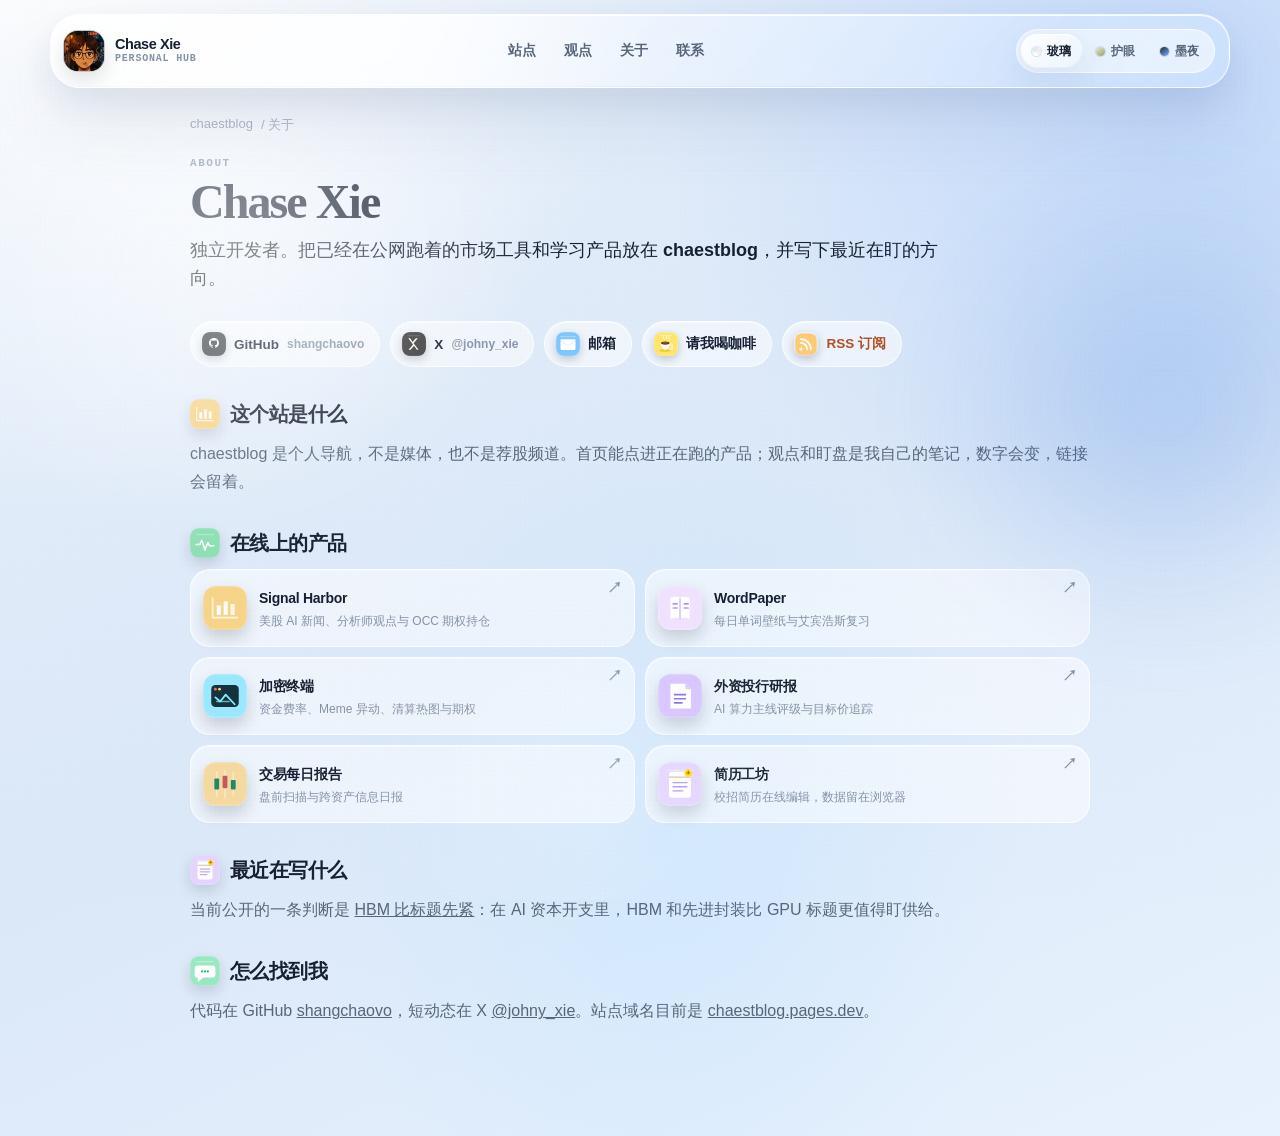
<file: about/index.html>
<!doctype html>
<html lang="zh-CN" data-theme="liquid">
  <head>
    <meta charset="UTF-8" />
    <meta name="viewport" content="width=device-width, initial-scale=1.0" />
    <title>关于 Chase Xie · chaestblog</title>
    <meta name="description" content="Chase Xie 是独立开发者。chaestblog 汇总 Signal Harbor、WordPaper 等已上线的市场工具和学习产品。" />
    <link rel="canonical" href="https://chaestblog.pages.dev/about/" />
    <link rel="alternate" type="application/rss+xml" title="chaestblog RSS" href="https://chaestblog.pages.dev/rss.xml" />
    <meta property="og:type" content="profile" />
    <meta property="og:locale" content="zh_CN" />
    <meta property="og:site_name" content="chaestblog" />
    <meta property="og:url" content="https://chaestblog.pages.dev/about/" />
    <meta property="og:title" content="关于 Chase Xie · chaestblog" />
    <meta property="og:description" content="独立开发者。做市场工具和学习产品，公开站点写在 chaestblog。" />
    <meta property="og:image" content="https://chaestblog.pages.dev/assets/og.jpg" />
    <meta name="twitter:card" content="summary_large_image" />
    <meta name="twitter:site" content="@johny_xie" />
    <meta name="twitter:title" content="关于 Chase Xie · chaestblog" />
    <meta name="twitter:description" content="独立开发者。做市场工具和学习产品，公开站点写在 chaestblog。" />
    <meta name="twitter:image" content="https://chaestblog.pages.dev/assets/og.jpg" />
    <link rel="icon" type="image/svg+xml" href="/assets/favicon.svg" />
    <link rel="stylesheet" href="/css/themes.css?v=20260830a" />
    <link rel="stylesheet" href="/css/styles.css?v=20260830a" />
    <script type="application/ld+json">
      {
        "@context": "https://schema.org",
        "@type": "AboutPage",
        "url": "https://chaestblog.pages.dev/about/",
        "name": "关于 Chase Xie",
        "inLanguage": "zh-CN",
        "mainEntity": {
          "@type": "Person",
          "@id": "https://chaestblog.pages.dev/#person",
          "name": "Chase Xie",
          "url": "https://chaestblog.pages.dev/",
          "image": "https://chaestblog.pages.dev/assets/avatar.jpg",
          "jobTitle": "独立开发者",
          "description": "做市场工具和学习产品，公开 Signal Harbor、WordPaper、加密终端、外资研报、交易日报和校招简历工坊。",
          "email": "mailto:shangchaoxie888@gmail.com",
          "sameAs": [
            "https://github.com/shangchaovo",
            "https://x.com/johny_xie",
            "https://buymeacoffee.com/chasetse"
          ]
        }
      }
    </script>
    <script>
      (function () {
        try {
          var theme = localStorage.getItem("hubTheme");
          if (theme === "liquid" || theme === "eye" || theme === "ink") {
            document.documentElement.dataset.theme = theme;
            return;
          }
          if (window.matchMedia && window.matchMedia("(prefers-color-scheme: dark)").matches) {
            document.documentElement.dataset.theme = "ink";
          }
        } catch (error) {}
      })();
    </script>
  </head>
  <body class="page">
    <div class="atmosphere" aria-hidden="true">
      <span class="blob blob-a"></span>
      <span class="blob blob-b"></span>
      <span class="blob blob-c"></span>
    </div>
    <header class="nav glass">
      <a class="brand" href="/">
        <img class="brand-avatar" src="/assets/avatar.jpg" alt="Chase Xie" width="40" height="40" />
        <span class="brand-copy">
          <strong>Chase Xie</strong>
          <small>Personal Hub</small>
        </span>
      </a>
      <nav class="nav-links" aria-label="页面">
        <a href="/#sites">站点</a>
        <a href="/notes/">观点</a>
        <a href="/about/" aria-current="page">关于</a>
        <a href="/#contact">联系</a>
      </nav>
      <div class="theme-switch" role="radiogroup" aria-label="主题">
        <button class="theme-btn" type="button" data-theme="liquid" aria-pressed="true" title="Liquid Glass"><i class="orb orb-liquid" aria-hidden="true"></i><span>玻璃</span></button>
        <button class="theme-btn" type="button" data-theme="eye" aria-pressed="false" title="护眼"><i class="orb orb-eye" aria-hidden="true"></i><span>护眼</span></button>
        <button class="theme-btn" type="button" data-theme="ink" aria-pressed="false" title="墨夜"><i class="orb orb-ink" aria-hidden="true"></i><span>墨夜</span></button>
      </div>
    </header>
    <main class="page-doc about-doc">
      <p class="crumbs"><a href="/">chaestblog</a> / 关于</p>
      <p class="kicker">About</p>
      <h1>Chase Xie</h1>
      <p class="lede">独立开发者。把已经在公网跑着的市场工具和学习产品放在 chaestblog，并写下最近在盯的方向。</p>
      <div class="identity-links">
        <a class="btn" rel="me noopener" href="https://github.com/shangchaovo" target="_blank"><img class="app-icon" src="/assets/icons/github.svg" alt="" width="22" height="22" />GitHub <span class="identity-handle">shangchaovo</span></a>
        <a class="btn" rel="me noopener" href="https://x.com/johny_xie" target="_blank"><img class="app-icon" src="/assets/icons/x.svg" alt="" width="22" height="22" />X <span class="identity-handle">@johny_xie</span></a>
        <a class="btn" href="mailto:shangchaoxie888@gmail.com"><img class="app-icon" src="/assets/icons/mail.svg" alt="" width="22" height="22" />邮箱</a>
        <a class="btn" href="https://buymeacoffee.com/chasetse" target="_blank" rel="noopener"><img class="app-icon" src="/assets/icons/coffee.svg" alt="" width="22" height="22" />请我喝咖啡</a>
        <a class="btn rss-button" href="/rss/"><img class="app-icon" src="/assets/icons/rss.svg" alt="" width="22" height="22" />RSS 订阅</a>
      </div>
      <div class="prose">
        <h2><img class="section-icon" src="/assets/icons/chart.svg" alt="" width="30" height="30" />这个站是什么</h2>
        <p>chaestblog 是个人导航，不是媒体，也不是荐股频道。首页能点进正在跑的产品；观点和盯盘是我自己的笔记，数字会变，链接会留着。</p>
        <h2><img class="section-icon" src="/assets/icons/pulse.svg" alt="" width="30" height="30" />在线上的产品</h2>
        <ul class="about-projects">
          <li><a class="about-project" href="https://signal-harbor-terminal.signal-harbor.workers.dev/#overview" target="_blank" rel="noopener"><img class="app-icon" src="/assets/icons/chart.svg" alt="" width="44" height="44" /><span><strong>Signal Harbor</strong><small>美股 AI 新闻、分析师观点与 OCC 期权持仓</small></span><span class="about-project-arrow" aria-hidden="true">↗</span></a></li>
          <li><a class="about-project" href="https://wordpaper.pages.dev/" target="_blank" rel="noopener"><img class="app-icon" src="/assets/icons/book.svg" alt="" width="44" height="44" /><span><strong>WordPaper</strong><small>每日单词壁纸与艾宾浩斯复习</small></span><span class="about-project-arrow" aria-hidden="true">↗</span></a></li>
          <li><a class="about-project" href="https://crypto-funding-arbitrage.pages.dev/" target="_blank" rel="noopener"><img class="app-icon" src="/assets/icons/terminal.svg" alt="" width="44" height="44" /><span><strong>加密终端</strong><small>资金费率、Meme 异动、清算热图与期权</small></span><span class="about-project-arrow" aria-hidden="true">↗</span></a></li>
          <li><a class="about-project" href="https://fresearch.cc.cd/" target="_blank" rel="noopener"><img class="app-icon" src="/assets/icons/file.svg" alt="" width="44" height="44" /><span><strong>外资投行研报</strong><small>AI 算力主线评级与目标价追踪</small></span><span class="about-project-arrow" aria-hidden="true">↗</span></a></li>
          <li><a class="about-project" href="https://dailytrade.cc.cd/" target="_blank" rel="noopener"><img class="app-icon" src="/assets/icons/candles.svg" alt="" width="44" height="44" /><span><strong>交易每日报告</strong><small>盘前扫描与跨资产信息日报</small></span><span class="about-project-arrow" aria-hidden="true">↗</span></a></li>
          <li><a class="about-project" href="https://resume-5lv.pages.dev/" target="_blank" rel="noopener"><img class="app-icon" src="/assets/icons/notes.svg" alt="" width="44" height="44" /><span><strong>简历工坊</strong><small>校招简历在线编辑，数据留在浏览器</small></span><span class="about-project-arrow" aria-hidden="true">↗</span></a></li>
        </ul>
        <h2><img class="section-icon" src="/assets/icons/notes.svg" alt="" width="30" height="30" />最近在写什么</h2>
        <p>当前公开的一条判断是 <a href="/notes/hbm-supply/">HBM 比标题先紧</a>：在 AI 资本开支里，HBM 和先进封装比 GPU 标题更值得盯供给。</p>
        <h2><img class="section-icon" src="/assets/icons/chat.svg" alt="" width="30" height="30" />怎么找到我</h2>
        <p>代码在 GitHub <a rel="me" href="https://github.com/shangchaovo">shangchaovo</a>，短动态在 X <a rel="me" href="https://x.com/johny_xie">@johny_xie</a>。站点域名目前是 <a href="https://chaestblog.pages.dev/">chaestblog.pages.dev</a>。</p>
      </div>
    </main>
    <script src="/js/page.js?v=20260830a" type="module"></script>
  </body>
</html>
</file>
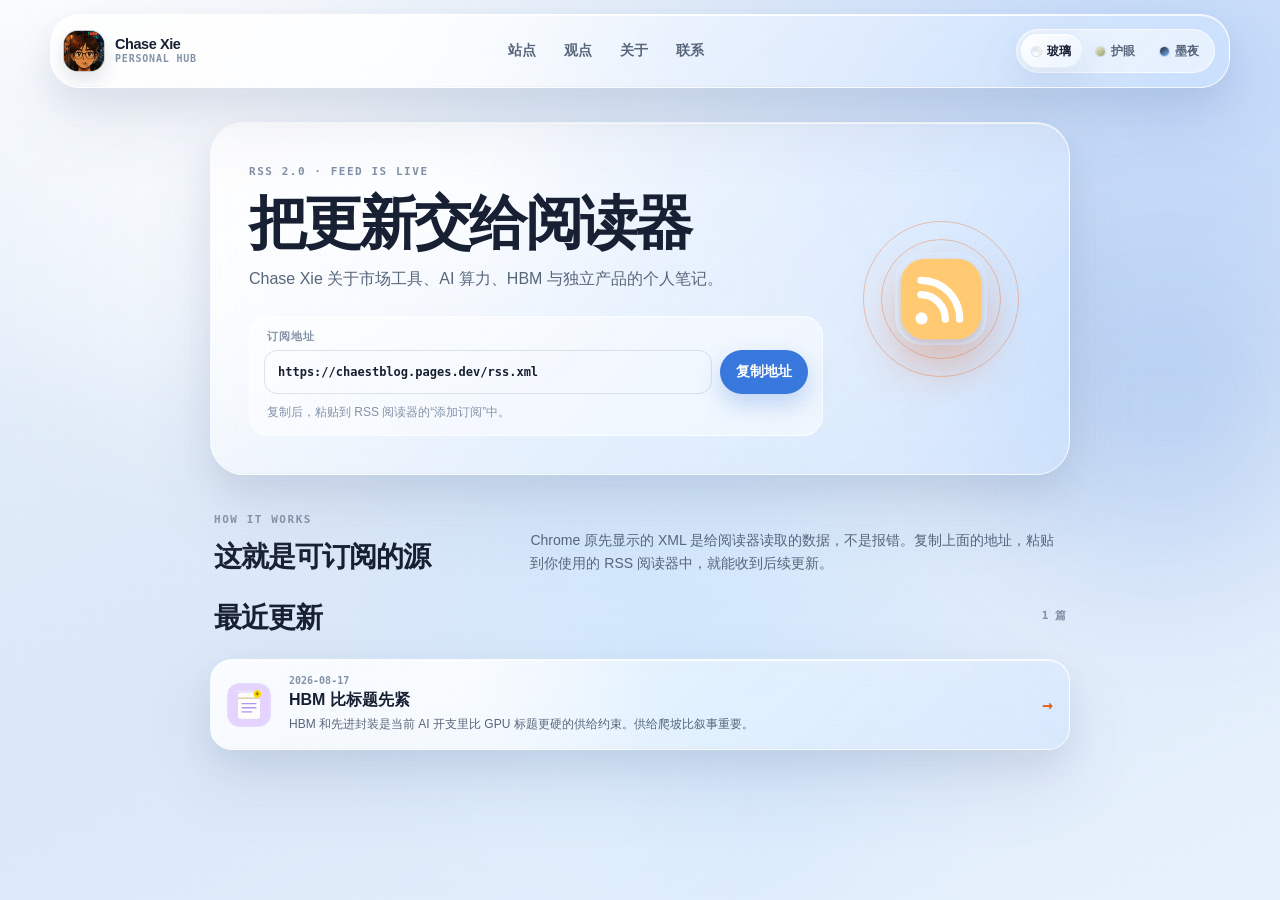
<file: rss/index.html>
<!doctype html>
<html lang="zh-CN" data-theme="liquid">
  <head>
    <meta charset="UTF-8" />
    <meta name="viewport" content="width=device-width, initial-scale=1.0" />
    <title>RSS 订阅 · chaestblog</title>
    <meta name="description" content="订阅 chaestblog 的最新博文。复制 RSS 地址并添加到你常用的阅读器。" />
    <link rel="canonical" href="https://chaestblog.pages.dev/rss/" />
    <link rel="alternate" type="application/rss+xml" title="chaestblog RSS" href="https://chaestblog.pages.dev/rss.xml" />
    <link rel="icon" type="image/svg+xml" href="/assets/favicon.svg" />
    <link rel="stylesheet" href="/css/themes.css?v=20260830a" />
    <link rel="stylesheet" href="/css/styles.css?v=20260830a" />
    <script>
      (function () {
        try {
          var theme = localStorage.getItem("hubTheme");
          if (theme === "liquid" || theme === "eye" || theme === "ink") {
            document.documentElement.dataset.theme = theme;
            return;
          }
          if (window.matchMedia && window.matchMedia("(prefers-color-scheme: dark)").matches) {
            document.documentElement.dataset.theme = "ink";
          }
        } catch (error) {}
      })();
    </script>
  </head>
  <body class="page rss-page">
    <div class="atmosphere" aria-hidden="true">
      <span class="blob blob-a"></span>
      <span class="blob blob-b"></span>
      <span class="blob blob-c"></span>
    </div>
    <header class="nav glass">
      <a class="brand" href="/">
        <img class="brand-avatar" src="/assets/avatar.jpg" alt="Chase Xie" width="40" height="40" />
        <span class="brand-copy"><strong>Chase Xie</strong><small>Personal Hub</small></span>
      </a>
      <nav class="nav-links" aria-label="页面">
        <a href="/#sites">站点</a>
        <a href="/notes/">观点</a>
        <a href="/about/">关于</a>
        <a href="/#contact">联系</a>
      </nav>
      <div class="theme-switch" role="radiogroup" aria-label="主题">
        <button class="theme-btn" type="button" data-theme="liquid" aria-pressed="true" title="Liquid Glass"><i class="orb orb-liquid" aria-hidden="true"></i><span>玻璃</span></button>
        <button class="theme-btn" type="button" data-theme="eye" aria-pressed="false" title="护眼"><i class="orb orb-eye" aria-hidden="true"></i><span>护眼</span></button>
        <button class="theme-btn" type="button" data-theme="ink" aria-pressed="false" title="墨夜"><i class="orb orb-ink" aria-hidden="true"></i><span>墨夜</span></button>
      </div>
    </header>

    <main class="rss-view">
      <section class="rss-hero glass">
        <div class="rss-copy">
          <p class="kicker">RSS 2.0 · Feed is live</p>
          <h1>把更新交给阅读器</h1>
          <p class="lede">Chase Xie 关于市场工具、AI 算力、HBM 与独立产品的个人笔记。</p>
          <div class="rss-address">
            <label for="rssFeedUrl">订阅地址</label>
            <div class="rss-address-row">
              <input id="rssFeedUrl" type="url" readonly value="https://chaestblog.pages.dev/rss.xml" />
              <button class="btn primary" id="copyRssBtn" type="button">复制地址</button>
            </div>
            <p id="rssCopyStatus" aria-live="polite">复制后，粘贴到 RSS 阅读器的“添加订阅”中。</p>
          </div>
        </div>
        <div class="rss-beacon" aria-hidden="true">
          <span class="rss-ring rss-ring-a"></span>
          <span class="rss-ring rss-ring-b"></span>
          <img src="/assets/icons/rss.svg" alt="" width="92" height="92" />
        </div>
      </section>

      <section class="rss-help">
        <div><p class="kicker">How it works</p><h2>这就是可订阅的源</h2></div>
        <p>Chrome 原先显示的 XML 是给阅读器读取的数据，不是报错。复制上面的地址，粘贴到你使用的 RSS 阅读器中，就能收到后续更新。</p>
      </section>

      <section class="rss-entries" aria-labelledby="rssEntriesTitle">
        <div class="rss-section-head"><h2 id="rssEntriesTitle">最近更新</h2><span>1 篇</span></div>
        <a class="rss-entry glass" href="/notes/hbm-supply/">
          <span class="rss-entry-icon"><img src="/assets/icons/notes.svg" alt="" width="42" height="42" /></span>
          <span class="rss-entry-copy">
            <time>2026-08-17</time>
            <strong>HBM 比标题先紧</strong>
            <small>HBM 和先进封装是当前 AI 开支里比 GPU 标题更硬的供给约束。供给爬坡比叙事重要。</small>
          </span>
          <span class="rss-entry-arrow" aria-hidden="true">→</span>
        </a>
      </section>
    </main>
    <script src="/js/page.js?v=20260830a" type="module"></script>
    <script src="/js/rss.js?v=20260830a" type="module"></script>
  </body>
</html>
</file>
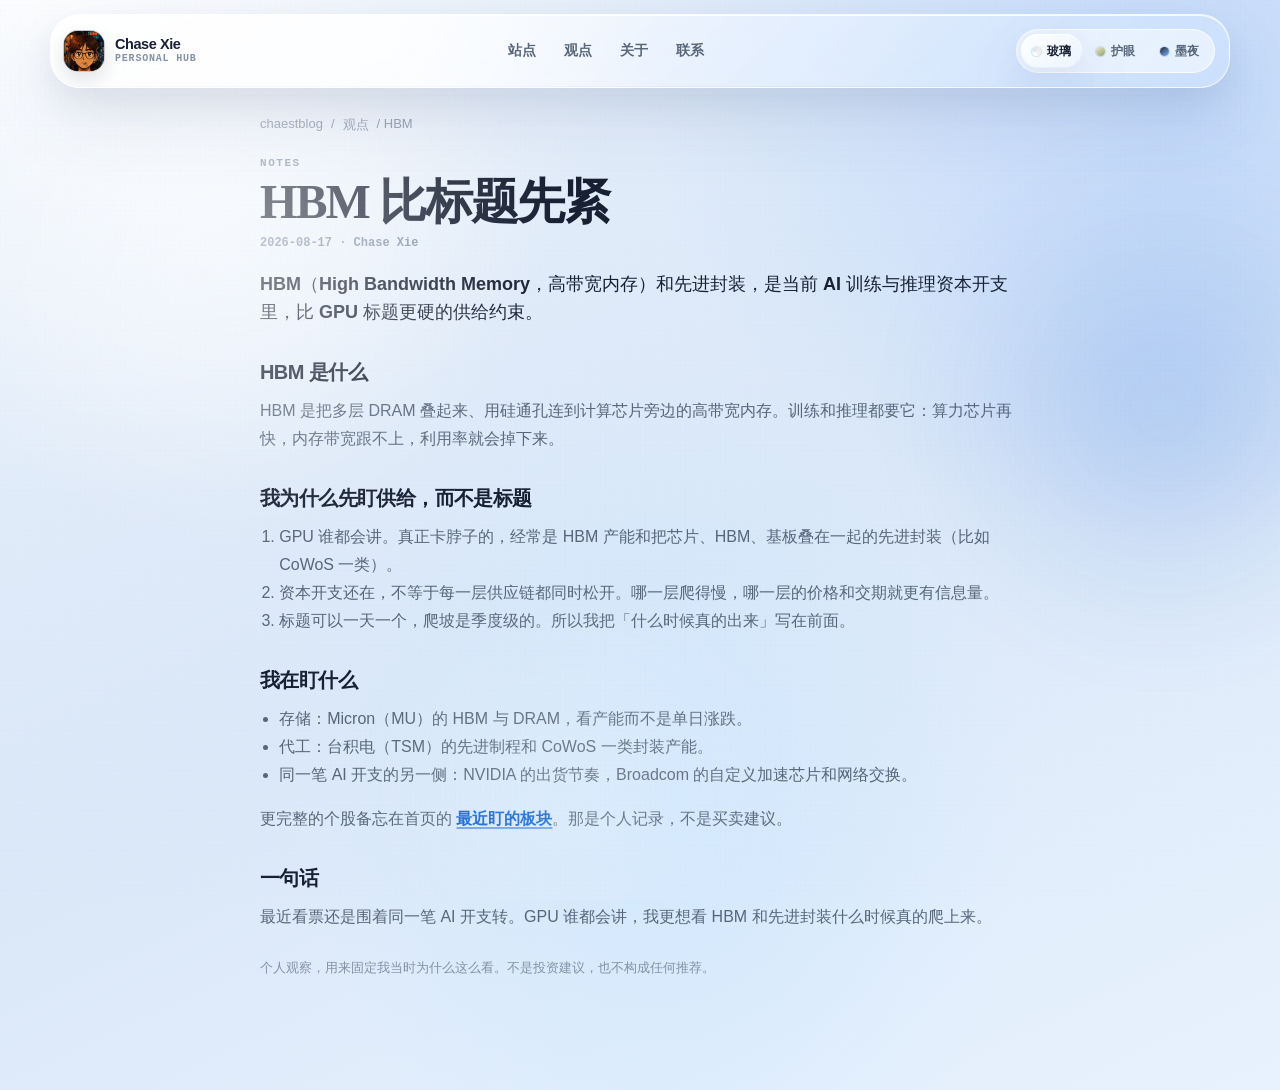
<file: notes/hbm-supply/index.html>
<!doctype html>
<html lang="zh-CN" data-theme="liquid">
  <head>
    <meta charset="UTF-8" />
    <meta name="viewport" content="width=device-width, initial-scale=1.0" />
    <title>HBM 比标题先紧 · Chase Xie</title>
    <meta name="description" content="HBM（High Bandwidth Memory）和先进封装，是当前 AI 训练与推理资本开支里比 GPU 标题更硬的供给约束。这篇写我为什么这么看、在盯什么。" />
    <link rel="canonical" href="https://chaestblog.pages.dev/notes/hbm-supply/" />
    <link rel="alternate" type="application/rss+xml" title="chaestblog RSS" href="https://chaestblog.pages.dev/rss.xml" />
    <meta property="og:type" content="article" />
    <meta property="og:locale" content="zh_CN" />
    <meta property="og:site_name" content="chaestblog" />
    <meta property="og:url" content="https://chaestblog.pages.dev/notes/hbm-supply/" />
    <meta property="og:title" content="HBM 比标题先紧 · Chase Xie" />
    <meta property="og:description" content="HBM 和先进封装是当前 AI 开支里比 GPU 标题更硬的约束。供给爬坡比叙事重要。" />
    <meta property="og:image" content="https://chaestblog.pages.dev/assets/og.jpg" />
    <meta property="article:published_time" content="2026-08-17T00:00:00.000Z" />
    <meta property="article:author" content="Chase Xie" />
    <meta name="twitter:card" content="summary_large_image" />
    <meta name="twitter:site" content="@johny_xie" />
    <meta name="twitter:title" content="HBM 比标题先紧 · Chase Xie" />
    <meta name="twitter:description" content="HBM 和先进封装是当前 AI 开支里比 GPU 标题更硬的约束。供给爬坡比叙事重要。" />
    <meta name="twitter:image" content="https://chaestblog.pages.dev/assets/og.jpg" />
    <link rel="icon" type="image/svg+xml" href="/assets/favicon.svg" />
    <link rel="stylesheet" href="/css/themes.css?v=20260830a" />
    <link rel="stylesheet" href="/css/styles.css?v=20260830a" />
    <script type="application/ld+json">
      {
        "@context": "https://schema.org",
        "@type": "Article",
        "headline": "HBM 比标题先紧",
        "description": "HBM 和先进封装是当前 AI 开支里比 GPU 标题更硬的供给约束。",
        "inLanguage": "zh-CN",
        "datePublished": "2026-08-17",
        "dateModified": "2026-08-17",
        "mainEntityOfPage": "https://chaestblog.pages.dev/notes/hbm-supply/",
        "image": "https://chaestblog.pages.dev/assets/og.jpg",
        "author": {
          "@type": "Person",
          "@id": "https://chaestblog.pages.dev/#person",
          "name": "Chase Xie",
          "url": "https://chaestblog.pages.dev/"
        },
        "publisher": {
          "@type": "Person",
          "@id": "https://chaestblog.pages.dev/#person",
          "name": "Chase Xie"
        }
      }
    </script>
    <script>
      (function () {
        try {
          var theme = localStorage.getItem("hubTheme");
          if (theme === "liquid" || theme === "eye" || theme === "ink") {
            document.documentElement.dataset.theme = theme;
            return;
          }
          if (window.matchMedia && window.matchMedia("(prefers-color-scheme: dark)").matches) {
            document.documentElement.dataset.theme = "ink";
          }
        } catch (error) {}
      })();
    </script>
  </head>
  <body class="page article-page">
    <div class="atmosphere" aria-hidden="true">
      <span class="blob blob-a"></span>
      <span class="blob blob-b"></span>
      <span class="blob blob-c"></span>
    </div>
    <header class="nav glass">
      <a class="brand" href="/">
        <img class="brand-avatar" src="/assets/avatar.jpg" alt="Chase Xie" width="40" height="40" />
        <span class="brand-copy">
          <strong>Chase Xie</strong>
          <small>Personal Hub</small>
        </span>
      </a>
      <nav class="nav-links" aria-label="页面">
        <a href="/#sites">站点</a>
        <a href="/notes/">观点</a>
        <a href="/about/">关于</a>
        <a href="/#contact">联系</a>
      </nav>
      <div class="theme-switch" role="radiogroup" aria-label="主题">
        <button class="theme-btn" type="button" data-theme="liquid" aria-pressed="true" title="Liquid Glass"><i class="orb orb-liquid" aria-hidden="true"></i><span>玻璃</span></button>
        <button class="theme-btn" type="button" data-theme="eye" aria-pressed="false" title="护眼"><i class="orb orb-eye" aria-hidden="true"></i><span>护眼</span></button>
        <button class="theme-btn" type="button" data-theme="ink" aria-pressed="false" title="墨夜"><i class="orb orb-ink" aria-hidden="true"></i><span>墨夜</span></button>
      </div>
    </header>
    <main class="page-doc">
      <p class="crumbs"><a href="/">chaestblog</a> / <a href="/notes/">观点</a> / HBM</p>
      <p class="kicker">Notes</p>
      <h1>HBM 比标题先紧</h1>
      <p class="updated">2026-08-17 · Chase Xie</p>
      <p class="lede">HBM（High Bandwidth Memory，高带宽内存）和先进封装，是当前 AI 训练与推理资本开支里，比 GPU 标题更硬的供给约束。</p>
      <div class="prose">
        <h2>HBM 是什么</h2>
        <p>HBM 是把多层 DRAM 叠起来、用硅通孔连到计算芯片旁边的高带宽内存。训练和推理都要它：算力芯片再快，内存带宽跟不上，利用率就会掉下来。</p>
        <h2>我为什么先盯供给，而不是标题</h2>
        <ol>
          <li>GPU 谁都会讲。真正卡脖子的，经常是 HBM 产能和把芯片、HBM、基板叠在一起的先进封装（比如 CoWoS 一类）。</li>
          <li>资本开支还在，不等于每一层供应链都同时松开。哪一层爬得慢，哪一层的价格和交期就更有信息量。</li>
          <li>标题可以一天一个，爬坡是季度级的。所以我把「什么时候真的出来」写在前面。</li>
        </ol>
        <h2>我在盯什么</h2>
        <ul>
          <li>存储：Micron（MU）的 HBM 与 DRAM，看产能而不是单日涨跌。</li>
          <li>代工：台积电（TSM）的先进制程和 CoWoS 一类封装产能。</li>
          <li>同一笔 AI 开支的另一侧：NVIDIA 的出货节奏，Broadcom 的自定义加速芯片和网络交换。</li>
        </ul>
        <p>更完整的个股备忘在首页的 <a href="/#watch">最近盯的板块</a>。那是个人记录，不是买卖建议。</p>
        <h2>一句话</h2>
        <p>最近看票还是围着同一笔 AI 开支转。GPU 谁都会讲，我更想看 HBM 和先进封装什么时候真的爬上来。</p>
      </div>
      <p class="disclaimer">个人观察，用来固定我当时为什么这么看。不是投资建议，也不构成任何推荐。</p>
    </main>
    <script src="/js/page.js?v=20260830a" type="module"></script>
  </body>
</html>
</file>
<file: css/themes.css>
:root {
  --font: -apple-system, BlinkMacSystemFont, "SF Pro Text", "PingFang SC", "Hiragino Sans GB", "Noto Sans CJK SC", sans-serif;
  --font-display: "Iowan Old Style", "Palatino Linotype", "Songti SC", "STSong", "Noto Serif CJK SC", Georgia, serif;
  --font-mono: "SFMono-Regular", "SF Mono", ui-monospace, Menlo, monospace;
  --radius: 32px;
  --radius-sm: 18px;
  --nav-h: 74px;
  --dock-h: 88px;
  --glass-x: 28%;
  --glass-y: 16%;
  --tint: #5b7fd6;
}

:root[data-theme="liquid"] {
  color-scheme: light;
  --bg-0: #e7f0fb;
  --bg-1: #dbe8f8;
  --ink: #182133;
  --sub: #58667b;
  --muted: #8492a7;
  --accent: #3978dc;
  --article-link: #1265d6;
  --accent-ink: #fff;
  --line: rgba(255, 255, 255, 0.74);
  --line-strong: rgba(43, 70, 110, 0.14);
  --glass-fill: linear-gradient(135deg, rgba(255, 255, 255, 0.77) 0%, rgba(255, 255, 255, 0.42) 46%, rgba(219, 233, 252, 0.46) 100%);
  --glass-thick: linear-gradient(135deg, rgba(255, 255, 255, 0.94), rgba(235, 244, 255, 0.65));
  --glass-shadow:
    inset 0 1px 0 rgba(255, 255, 255, 0.96),
    inset 0 -1px 0 rgba(40, 56, 78, 0.04),
    0 14px 32px rgba(56, 83, 123, 0.09),
    0 32px 74px rgba(56, 83, 123, 0.1);
  --good: #1f8a66;
  --warn: #c47b24;
  --danger: #c45b5b;
  --chip: rgba(255, 255, 255, 0.52);
  --grain: rgba(67, 98, 142, 0.025);
}

:root[data-theme="eye"] {
  color-scheme: light;
  --bg-0: #ece6d2;
  --bg-1: #e3ecd6;
  --ink: #333c2c;
  --sub: #5f6a4e;
  --muted: #7f896c;
  --accent: #53673a;
  --article-link: #2166b2;
  --accent-ink: #f7f3e4;
  --line: rgba(255, 250, 230, 0.74);
  --line-strong: rgba(72, 84, 52, 0.16);
  --glass-fill: linear-gradient(155deg, rgba(255, 251, 236, 0.78), rgba(232, 237, 210, 0.52));
  --glass-thick: linear-gradient(155deg, rgba(255, 252, 240, 0.92), rgba(236, 240, 214, 0.72));
  --glass-shadow:
    inset 0 1px 0 rgba(255, 255, 244, 0.92),
    0 12px 30px rgba(70, 82, 48, 0.08);
  --good: #456434;
  --warn: #9a6a28;
  --danger: #a85a48;
  --chip: rgba(255, 250, 232, 0.72);
  --grain: rgba(70, 82, 48, 0.04);
}

:root[data-theme="ink"] {
  color-scheme: dark;
  --bg-0: #090d14;
  --bg-1: #121925;
  --ink: #eef3fb;
  --sub: #9aa8bc;
  --muted: #748196;
  --accent: #7cb4ff;
  --article-link: #78b2ff;
  --accent-ink: #0b1018;
  --line: rgba(255, 255, 255, 0.14);
  --line-strong: rgba(180, 206, 240, 0.22);
  --glass-fill: linear-gradient(155deg, rgba(38, 52, 74, 0.72), rgba(14, 20, 32, 0.5));
  --glass-thick: linear-gradient(155deg, rgba(54, 72, 98, 0.8), rgba(20, 28, 42, 0.72));
  --glass-shadow:
    inset 0 1px 0 rgba(255, 255, 255, 0.14),
    0 18px 48px rgba(0, 0, 0, 0.38);
  --good: #6dcea0;
  --warn: #e0b05a;
  --danger: #ef8b8b;
  --chip: rgba(255, 255, 255, 0.07);
  --grain: rgba(255, 255, 255, 0.03);
}

[data-tint="violet"] { --tint: #6f63e8; }
[data-tint="cyan"] { --tint: #1f9bb8; }
[data-tint="amber"] { --tint: #c4842a; }
[data-tint="rose"] { --tint: #c45d70; }
[data-tint="gold"] { --tint: #b7922a; }
[data-tint="blue"] { --tint: #2b6fd6; }
[data-tint="green"] { --tint: #248b62; }

:root[data-theme="ink"] [data-tint="violet"] { --tint: #a8a0ff; }
:root[data-theme="ink"] [data-tint="cyan"] { --tint: #6ed5ea; }
:root[data-theme="ink"] [data-tint="amber"] { --tint: #e2b05c; }
:root[data-theme="ink"] [data-tint="rose"] { --tint: #f0a0ae; }
:root[data-theme="ink"] [data-tint="gold"] { --tint: #e6c66a; }
:root[data-theme="ink"] [data-tint="green"] { --tint: #71d6a5; }

html, body { min-height: 100%; }

body {
  margin: 0;
  color: var(--ink);
  font-family: var(--font);
  background:
    radial-gradient(ellipse at 6% -4%, rgba(255, 255, 255, 0.92), transparent 34%),
    radial-gradient(ellipse at 92% 8%, rgba(130, 178, 255, 0.3), transparent 32%),
    radial-gradient(ellipse at 52% 74%, rgba(202, 230, 255, 0.65), transparent 38%),
    linear-gradient(155deg, var(--bg-0), var(--bg-1) 52%, #e8f2fe);
}

body::after {
  content: "";
  position: fixed;
  inset: 0;
  z-index: 0;
  pointer-events: none;
  opacity: 0.32;
  background-image:
    linear-gradient(var(--grain) 1px, transparent 1px),
    linear-gradient(90deg, var(--grain) 1px, transparent 1px);
  background-size: 5px 5px;
}

.atmosphere {
  position: fixed;
  inset: 0;
  z-index: 0;
  overflow: hidden;
  pointer-events: none;
}

.blob {
  position: absolute;
  border-radius: 50%;
  filter: blur(52px);
  opacity: 0.65;
}

.blob-a {
  top: -8%;
  left: -6%;
  width: 48vw;
  height: 48vw;
  background: radial-gradient(circle, rgba(255, 255, 255, 0.92), transparent 68%);
}

.blob-b {
  top: 18%;
  right: -10%;
  width: 38vw;
  height: 38vw;
  background: radial-gradient(circle, color-mix(in srgb, var(--accent) 38%, transparent), transparent 70%);
}

.blob-c {
  bottom: -12%;
  left: 28%;
  width: 34vw;
  height: 34vw;
  background: radial-gradient(circle, rgba(255, 255, 255, 0.35), transparent 68%);
}

:root[data-theme="ink"] .blob-a {
  background: radial-gradient(circle, rgba(90, 140, 210, 0.22), transparent 68%);
}

@media (prefers-reduced-transparency: reduce) {
  :root {
    --glass-fill: var(--bg-0);
    --glass-thick: var(--bg-0);
  }
  .glass {
    backdrop-filter: none !important;
    -webkit-backdrop-filter: none !important;
  }
  .blob { display: none; }
}

@media (prefers-reduced-motion: reduce) {
  .blob { filter: none; }
}
</file>
<file: css/styles.css>
*, *::before, *::after { box-sizing: border-box; }
html { scroll-behavior: smooth; }
img { max-width: 100%; }
a { color: inherit; }
button, input, textarea, select { font: inherit; color: inherit; }
:focus-visible { outline: 2px solid var(--accent); outline-offset: 3px; }

.sprite {
  position: absolute;
  width: 0;
  height: 0;
  overflow: hidden;
}

.ic {
  width: 18px;
  height: 18px;
  flex: 0 0 auto;
  fill: none;
  stroke: currentColor;
  stroke-width: 1.75;
  stroke-linecap: round;
  stroke-linejoin: round;
}
.ic-lg { width: 26px; height: 26px; stroke-width: 1.6; }
.ic-fill { fill: currentColor; stroke: none; }

.app-icon {
  display: block;
  width: 40px;
  height: 40px;
  border-radius: 12px;
  object-fit: cover;
  flex: 0 0 auto;
  box-shadow: 0 8px 16px rgba(20, 28, 44, 0.18);
}

.sr-only {
  position: absolute;
  width: 1px;
  height: 1px;
  overflow: hidden;
  clip: rect(0 0 0 0);
}

body {
  position: relative;
  z-index: 1;
  padding-bottom: calc(var(--dock-h) + 36px);
}

.wrap {
  width: min(1180px, calc(100% - 36px));
  margin: 0 auto;
}

.glass {
  position: relative;
  isolation: isolate;
  overflow: hidden;
  border: 1px solid var(--line);
  background: var(--glass-fill);
  box-shadow: var(--glass-shadow);
  -webkit-backdrop-filter: blur(30px) saturate(1.28);
  backdrop-filter: blur(30px) saturate(1.28);
  transition: border-color .25s ease, box-shadow .25s ease, transform .25s ease;
}

.glass::before {
  content: "";
  position: absolute;
  inset: 0;
  pointer-events: none;
  background:
    radial-gradient(circle at var(--glass-x) var(--glass-y), rgba(255, 255, 255, 0.68), transparent 33%),
    linear-gradient(135deg, rgba(255, 255, 255, 0.52), transparent 33% 68%, rgba(192, 220, 255, 0.2));
}

:root[data-theme="ink"] .glass::before {
  background:
    radial-gradient(circle at var(--glass-x) var(--glass-y), rgba(180, 210, 255, 0.14), transparent 36%),
    linear-gradient(145deg, rgba(255, 255, 255, 0.08), transparent 42%);
}

.glass::after {
  content: "";
  position: absolute;
  inset: 0;
  pointer-events: none;
  border-radius: inherit;
  padding: 1px;
  background: linear-gradient(160deg, rgba(255, 255, 255, 0.85), transparent 28% 62%, rgba(255, 255, 255, 0.18));
  -webkit-mask: linear-gradient(#000 0 0) content-box, linear-gradient(#000 0 0);
  -webkit-mask-composite: xor;
  mask: linear-gradient(#000 0 0) content-box, linear-gradient(#000 0 0);
  mask-composite: exclude;
  opacity: 0.7;
}

.glass > * { position: relative; z-index: 1; }

.nav {
  position: sticky;
  top: 14px;
  z-index: 30;
  display: flex;
  align-items: center;
  gap: 18px;
  width: min(1180px, calc(100% - 28px));
  min-height: var(--nav-h);
  margin: 14px auto 0;
  padding: 10px 14px 10px 12px;
  border-radius: 30px;
}

.brand {
  display: flex;
  align-items: center;
  gap: 10px;
  min-width: 0;
  text-decoration: none;
}

.brand-copy {
  display: grid;
  line-height: 1.05;
}

.brand-copy strong {
  font-size: 14.5px;
  font-weight: 720;
  letter-spacing: -0.03em;
}

.brand-copy small {
  color: var(--muted);
  font: 650 10px/1.3 var(--font-mono);
  letter-spacing: 0.08em;
  text-transform: uppercase;
}

.brand-avatar,
.hero-avatar {
  display: block;
  object-fit: cover;
  background: #1b2430;
}

.brand-avatar {
  width: 42px;
  height: 42px;
  border: 1px solid var(--line);
  border-radius: 15px;
  box-shadow: 0 8px 18px rgba(20, 32, 48, 0.12);
}

.nav-links {
  display: flex;
  flex: 1;
  justify-content: center;
  gap: 4px;
}

.nav-links a {
  display: inline-flex;
  align-items: center;
  gap: 7px;
  padding: 8px 12px;
  border-radius: 999px;
  color: var(--sub);
  text-decoration: none;
  font-size: 13.5px;
  font-weight: 620;
}

.nav-links a:hover,
.nav-links a:focus-visible {
  color: var(--ink);
  background: var(--chip);
}

.admin-entry {
  display: inline-flex;
  align-items: center;
  gap: 6px;
  min-height: 34px;
  padding: 0 11px;
  border: 1px solid var(--line);
  border-radius: 999px;
  color: var(--sub);
  background: var(--chip);
  cursor: pointer;
  font-size: 12px;
  font-weight: 680;
}
.admin-entry:hover { color: var(--ink); border-color: var(--line-strong); }
.admin-entry.is-active { color: var(--good); border-color: color-mix(in srgb, var(--good) 34%, var(--line)); }

.theme-switch {
  display: flex;
  gap: 3px;
  padding: 4px;
  border: 1px solid var(--line);
  border-radius: 999px;
  background: var(--chip);
}

.theme-btn {
  display: inline-flex;
  align-items: center;
  gap: 6px;
  min-height: 34px;
  padding: 0 11px;
  border: 0;
  border-radius: 999px;
  color: var(--sub);
  background: transparent;
  cursor: pointer;
  font-size: 12px;
  font-weight: 650;
}

.theme-btn[aria-pressed="true"] {
  color: var(--ink);
  background: var(--glass-thick);
  box-shadow: var(--glass-shadow);
}

.orb {
  width: 9px;
  height: 9px;
  border-radius: 50%;
  box-shadow: 0 0 0 1px var(--line-strong);
}

.orb-liquid { background: conic-gradient(from 210deg, #fff, #d7e8f8, #f3e8ef, #e8f3ef, #fff); }
.orb-eye { background: linear-gradient(145deg, #efe7c8, #8ea36a); }
.orb-ink { background: linear-gradient(145deg, #1b2432, #7cb4ff); }

.hero-bento {
  margin-top: 28px;
}

.identity {
  display: flex;
  flex-direction: column;
  gap: 18px;
  min-height: 360px;
  padding: 28px 30px 24px;
  border-radius: var(--radius);
}

.identity-top {
  display: grid;
  grid-template-columns: 148px 1fr;
  gap: 22px;
  align-items: center;
}

.avatar-frame {
  padding: 7px;
  border: 0;
  border-radius: 42px;
  background: var(--glass-thick);
  box-shadow: var(--glass-shadow);
  cursor: pointer;
}

.hero-avatar {
  width: 134px;
  height: 134px;
  border-radius: 34px;
}

.kicker {
  display: inline-flex;
  align-items: center;
  gap: 7px;
  margin: 0 0 8px;
  color: var(--muted);
  font: 700 11px/1 var(--font-mono);
  letter-spacing: 0.14em;
  text-transform: uppercase;
}

.identity h1,
.headline,
.section h2,
.card h3,
.note h3,
.sector h3 {
  letter-spacing: -0.04em;
}

.identity h1 {
  margin: 0;
  font-family: var(--font-display);
  font-size: clamp(40px, 6vw, 64px);
  font-weight: 650;
  line-height: 0.95;
}

.headline {
  margin: 10px 0 0;
  max-width: 18ch;
  color: var(--ink);
  font-size: clamp(20px, 2.4vw, 28px);
  font-weight: 620;
  line-height: 1.25;
}

.lead {
  max-width: 46ch;
  margin: 0;
  color: var(--sub);
  font-size: 16px;
  line-height: 1.7;
}

.now {
  display: flex;
  align-items: center;
  flex-wrap: wrap;
  gap: 8px 12px;
  margin: 0;
  padding: 10px 14px;
  border: 1px solid var(--line);
  border-radius: 16px;
  background: var(--chip);
}
.now-kicker {
  color: var(--muted);
  font: 700 11px/1 var(--font-mono);
  letter-spacing: 0.12em;
  text-transform: uppercase;
}
.now-text {
  flex: 1;
  min-width: 12ch;
  font-weight: 620;
}
.now .btn { min-height: 32px; padding: 0 10px; }

.hero-actions,
.editor-bar,
.card-links,
.modal-actions {
  display: flex;
  flex-wrap: wrap;
  gap: 8px;
}

.stat-row {
  display: grid;
  grid-template-columns: repeat(3, 1fr);
  gap: 10px;
  margin-top: auto;
}

.stat {
  padding: 14px 16px;
  border: 1px solid var(--line);
  border-radius: 18px;
  background: var(--chip);
}

.stat b {
  display: block;
  font-size: 22px;
  letter-spacing: -0.04em;
}

.stat span {
  color: var(--muted);
  font: 650 11px/1.4 var(--font-mono);
  letter-spacing: 0.06em;
  text-transform: uppercase;
}

.well {
  display: grid;
  place-items: center;
  width: 48px;
  height: 48px;
  border-radius: 16px;
  color: var(--tint);
  background: color-mix(in srgb, var(--tint) 16%, var(--chip));
  box-shadow: inset 0 1px 0 rgba(255, 255, 255, 0.55);
}
.well.app {
  width: 52px;
  height: 52px;
  padding: 0;
  overflow: hidden;
  color: inherit;
  background: transparent;
  box-shadow: 0 10px 22px rgba(20, 28, 44, 0.16);
}
.well.app .app-icon {
  width: 100%;
  height: 100%;
  border-radius: 16px;
  box-shadow: none;
}
.btn .app-icon {
  width: 22px;
  height: 22px;
  border-radius: 7px;
  box-shadow: 0 3px 8px rgba(20, 28, 44, 0.22);
}
.btn .app-icon[width="18"] {
  width: 18px;
  height: 18px;
  border-radius: 6px;
}

.btn {
  display: inline-flex;
  align-items: center;
  justify-content: center;
  gap: 8px;
  min-height: 42px;
  padding: 0 15px;
  border: 1px solid var(--line);
  border-radius: 999px;
  background: var(--chip);
  box-shadow: inset 0 1px 0 rgba(255, 255, 255, 0.45);
  text-decoration: none;
  cursor: pointer;
  font-size: 13.5px;
  font-weight: 650;
}

.btn.primary {
  border-color: transparent;
  color: var(--accent-ink);
  background: var(--accent);
  box-shadow: 0 10px 24px color-mix(in srgb, var(--accent) 28%, transparent);
}

.btn.ghost { background: transparent; }
.btn:hover { transform: translateY(-1px); }
.btn.danger { color: var(--danger); }

.section { margin-top: 42px; }

.section-head {
  display: flex;
  align-items: end;
  justify-content: space-between;
  gap: 16px;
  margin-bottom: 16px;
}

.section h2 {
  margin: 0;
  font-family: var(--font-display);
  font-size: 30px;
  font-weight: 650;
}

.hint {
  max-width: 28ch;
  margin: 0;
  color: var(--muted);
  font-size: 13px;
  line-height: 1.5;
  text-align: right;
}

.jumps {
  display: grid;
  grid-template-columns: 1fr 1fr;
  gap: 14px;
}
.contact-grid {
  display: grid;
  grid-template-columns: repeat(5, minmax(0, 1fr));
  gap: 14px;
}

.jump {
  display: flex;
  flex-direction: column;
  gap: 0;
  min-height: 0;
  padding: 0;
  border-radius: 26px;
  text-decoration: none;
}

.jump:hover { transform: translateY(-3px); }

.shot {
  display: block;
  overflow: hidden;
  aspect-ratio: 16 / 10;
  background: #161c27;
}
.shot img {
  width: 100%;
  height: 100%;
  object-fit: cover;
  object-position: top center;
  transition: transform .45s ease;
}
.jump:hover .shot img,
.card:hover .shot img { transform: scale(1.035); }

.jump-meta {
  display: flex;
  align-items: center;
  gap: 12px;
  padding: 14px 16px 16px;
}
.jump-meta .copy {
  display: grid;
  gap: 2px;
  min-width: 0;
  flex: 1;
}
.jump-meta .ic { color: var(--muted); }
.jump .well.app {
  width: 40px;
  height: 40px;
  border-radius: 12px;
}
.jump .well.app .app-icon { border-radius: 12px; }

.jump strong {
  font-size: 18px;
  letter-spacing: -0.03em;
}

.jump .copy span {
  color: var(--sub);
  font-size: 13.5px;
  line-height: 1.45;
}

.project-board {
  display: grid;
  grid-template-columns: repeat(3, minmax(0, 1fr));
  gap: 14px;
}

.card {
  display: flex;
  flex-direction: column;
  gap: 12px;
  min-height: 0;
  padding: 0 0 18px;
  border-radius: 26px;
}

.card[data-id="predict-pulse"] {
  grid-column: 1 / -1;
  display: grid;
  grid-template-columns: minmax(0, 1.55fr) minmax(300px, .8fr);
  grid-template-rows: auto auto 1fr auto auto auto;
  gap: 12px 0;
  padding-bottom: 0;
}

.card[data-id="predict-pulse"] > :not(.shot) { grid-column: 2; }

.card[data-id="predict-pulse"] .shot {
  grid-column: 1;
  grid-row: 1 / -1;
  min-height: 360px;
  aspect-ratio: auto;
  border-right: 1px solid color-mix(in srgb, var(--line-strong) 52%, transparent);
  border-bottom: 0;
}

.card[data-id="predict-pulse"] .card-top {
  align-self: end;
  padding-top: 24px;
}

.card[data-id="predict-pulse"] h3 {
  margin-top: 4px;
  font-size: clamp(26px, 3vw, 34px);
}

.card[data-id="predict-pulse"] > p {
  align-self: start;
  font-size: 15px;
}

.card[data-id="predict-pulse"] .card-links {
  align-self: end;
  margin-bottom: 22px;
}

.card .shot {
  border-radius: 0;
  border-bottom: 1px solid color-mix(in srgb, var(--line-strong) 52%, transparent);
}

.card-top,
.stock-head {
  display: flex;
  align-items: center;
  gap: 10px;
}

.card .card-top,
.card > p,
.card > .card-links,
.card > div:not(.shot):not(.card-top) {
  padding: 0 22px;
}

.stock-head { justify-content: flex-start; }
.stock-head .row-actions { margin-left: auto; }

.pill {
  display: inline-flex;
  align-items: center;
  gap: 6px;
  padding: 5px 9px;
  border-radius: 999px;
  background: var(--chip);
  color: var(--sub);
  font: 700 10.5px/1 var(--font-mono);
  letter-spacing: 0.06em;
  text-transform: uppercase;
}

.pill.live { color: var(--good); }
.pill.degraded { color: var(--warn); }
.live-dot {
  width: 7px;
  height: 7px;
  border-radius: 50%;
  background: currentColor;
  box-shadow: 0 0 0 4px color-mix(in srgb, currentColor 18%, transparent);
}

.card h3 {
  margin: 0;
  font-size: 22px;
  font-weight: 680;
}

.card:hover {
  border-color: color-mix(in srgb, var(--tint) 30%, var(--line));
  box-shadow: var(--glass-shadow), 0 18px 42px color-mix(in srgb, var(--tint) 14%, transparent);
  transform: translateY(-4px);
}

.card p,
.note p,
.sector p,
.stock p {
  margin: 0;
  color: var(--sub);
  line-height: 1.7;
}

.card-links { margin-top: auto; padding-top: 8px; }

.card .project-updated {
  margin-top: -4px;
  color: var(--muted);
  font: 650 11px/1.4 var(--font-mono);
}

.project-actions {
  flex-wrap: wrap;
  padding-top: 4px !important;
}

.project-actions .btn {
  min-height: 34px;
  padding: 0 10px;
  font-size: 12px;
}

.magazine {
  display: grid;
  grid-template-columns: 1fr 1fr;
  gap: 22px;
  align-items: start;
}

.magazine .section { margin-top: 42px; }

.editor-bar {
  display: none;
  align-items: center;
  margin-bottom: 12px;
}

.editor-hint {
  color: var(--muted);
  font-size: 12.5px;
}

.notes,
.stocks {
  display: grid;
  gap: 12px;
}

.note,
.sector {
  padding: 22px;
  border-radius: 26px;
}

.note:hover,
.sector:hover,
.contact:hover {
  border-color: color-mix(in srgb, var(--accent) 24%, var(--line));
  transform: translateY(-2px);
}

.note time,
.meta {
  display: inline-flex;
  align-items: center;
  gap: 6px;
  color: var(--muted);
  font: 650 11px/1 var(--font-mono);
  letter-spacing: 0.04em;
}

.note h3,
.sector h3 {
  margin: 10px 0 8px;
  font-size: 20px;
}

.note p,
.sector p,
.stock p { white-space: pre-wrap; }

.note-actions,
.row-actions {
  display: none;
  gap: 8px;
  margin-top: 12px;
}

body.admin .note-actions,
body.admin .row-actions,
body.admin .admin-only,
body.admin .editor-bar { display: flex; }

.admin-only { display: none; }

.stock {
  padding: 14px 16px;
  border: 1px solid var(--line);
  border-radius: 18px;
  background: var(--chip);
}

.symbol {
  min-width: 3.6em;
  color: var(--tint, var(--accent));
  font: 750 14px/1 var(--font-mono);
  letter-spacing: 0.04em;
}
.symbol a {
  color: inherit;
  text-decoration: none;
}
.symbol a:hover { text-decoration: underline; }

.disclaimer {
  margin: 14px 0 0;
  color: var(--muted);
  font-size: 12.5px;
  line-height: 1.55;
}

.contact {
  display: flex;
  flex-direction: column;
  gap: 10px;
  min-height: 148px;
  padding: 18px;
  border-radius: 24px;
  text-decoration: none;
}

.contact .well.app {
  width: 56px;
  height: 56px;
  border-radius: 16px;
}
.empty .app-icon {
  width: 48px;
  height: 48px;
  border-radius: 14px;
}
.dock-mark {
  display: grid;
  place-items: center;
  width: 42px;
  height: 42px;
  padding: 0;
  overflow: hidden;
  border-radius: 14px;
  background: transparent;
  box-shadow: 0 8px 16px rgba(20, 28, 44, 0.16);
}
.dock-mark .app-icon {
  width: 42px;
  height: 42px;
  border-radius: 14px;
  box-shadow: none;
}

.contact small { color: var(--muted); font-size: 12px; }
.contact strong { font-size: 15px; letter-spacing: -0.02em; word-break: break-all; }

.danmaku-stage {
  position: fixed;
  inset: 0;
  z-index: 20;
  overflow: hidden;
  pointer-events: none;
}

body.danmaku-hidden .danmaku-stage { display: none; }

.danmaku-item {
  position: absolute;
  left: 0;
  white-space: nowrap;
  font-weight: 700;
  letter-spacing: 0.01em;
  text-shadow: 0 1px 10px color-mix(in srgb, var(--bg-0) 70%, transparent);
  animation: fly linear forwards;
}

@keyframes fly {
  from { transform: translateX(100vw); }
  to { transform: translateX(-110%); }
}

.dock {
  position: fixed;
  right: 18px;
  bottom: 16px;
  z-index: 35;
  width: min(760px, calc(100% - 36px));
  padding: 10px;
  border-radius: 26px;
  transition: width .24s ease, border-radius .24s ease, transform .24s ease;
}

.dock.is-collapsed {
  width: auto;
  padding: 6px;
  border-radius: 22px;
}

.dock-toggle {
  display: none;
  align-items: center;
  gap: 8px;
  min-height: 46px;
  padding: 0 12px 0 0;
  border: 0;
  color: var(--ink);
  background: transparent;
  cursor: pointer;
  font-size: 13px;
  font-weight: 700;
}

.dock.is-collapsed .dock-toggle { display: flex; }

.dock-fields {
  display: flex;
  align-items: center;
  gap: 8px;
}

.dock.is-collapsed .dock-fields { display: none; }

.dock-fields::before {
  content: "留言";
  padding-left: 4px;
  font-size: 12px;
  font-weight: 720;
}

.dock-fields input {
  flex: 1;
  min-width: 0;
  height: 44px;
  padding: 0 14px;
  border: 1px solid var(--line);
  border-radius: 999px;
  background: var(--chip);
}

.dock-fields input.nick { flex: 0 0 98px; }

dialog {
  width: min(520px, calc(100% - 24px));
  max-height: calc(100dvh - 24px);
  padding: 0;
  border: 0;
  background: transparent;
  overflow: auto;
  border-radius: 26px;
}

#editorDialog { width: min(720px, calc(100% - 24px)); }
#adminPanelDialog { width: min(760px, calc(100% - 24px)); }

dialog::backdrop { background: rgba(16, 22, 32, 0.42); }

.modal { padding: 24px; border-radius: 26px; }
.modal h3 { margin: 0 0 8px; font-family: var(--font-display); font-size: 26px; }
.modal p { margin: 0 0 14px; color: var(--sub); line-height: 1.6; }

.field { display: grid; gap: 6px; margin-bottom: 12px; }
.field span { color: var(--muted); font-size: 12px; font-weight: 650; }
.field input,
.field textarea,
.field select {
  width: 100%;
  padding: 11px 12px;
  border: 1px solid var(--line-strong);
  border-radius: 14px;
  background: var(--chip);
}
.field textarea { min-height: 120px; resize: vertical; }

.field-grid {
  display: grid;
  grid-template-columns: repeat(2, minmax(0, 1fr));
  gap: 12px;
}

.field-grid .field { min-width: 0; }

.upload-field input {
  padding: 8px;
  cursor: pointer;
}

.panel-heading,
.panel-footer {
  display: flex;
  align-items: flex-start;
  justify-content: space-between;
  gap: 16px;
}

.panel-heading h3 { margin-bottom: 6px; }

.panel-grid {
  display: grid;
  grid-template-columns: repeat(3, minmax(0, 1fr));
  gap: 10px;
  margin: 20px 0;
}

.panel-action {
  display: grid;
  gap: 7px;
  min-height: 112px;
  padding: 16px;
  border: 1px solid var(--line-strong);
  border-radius: 20px;
  color: var(--ink);
  background: var(--chip);
  text-align: left;
  cursor: pointer;
}

.panel-action:hover {
  border-color: color-mix(in srgb, var(--accent) 38%, var(--line));
  transform: translateY(-2px);
}

.panel-action strong { font-size: 16px; }
.panel-action span { color: var(--muted); font-size: 12.5px; line-height: 1.5; }

.panel-tools {
  padding: 16px;
  border: 1px solid var(--line);
  border-radius: 20px;
  background: var(--chip);
}

.panel-label {
  margin: 0 0 10px !important;
  color: var(--muted) !important;
  font: 700 11px/1 var(--font-mono);
  letter-spacing: .1em;
  text-transform: uppercase;
}

.panel-footer {
  align-items: center;
  margin-top: 16px;
}

.toast-host {
  position: fixed;
  top: 96px;
  right: 18px;
  z-index: 50;
  display: grid;
  gap: 8px;
}

.toast {
  padding: 10px 14px;
  border-radius: 14px;
  font-size: 13px;
}

.empty {
  display: grid;
  place-items: center;
  gap: 8px;
  min-height: 140px;
  padding: 24px;
  color: var(--muted);
  text-align: center;
  border-radius: 24px;
}

@media (prefers-reduced-motion: reduce) {
  html { scroll-behavior: auto; }
  .jump:hover, .btn:hover { transform: none; }
  .jump:hover .shot img,
  .card:hover .shot img { transform: none; }
  .danmaku-item { animation: none; left: 12%; }
}

@media (max-width: 980px) {
  .magazine,
  .jumps,
  .contact-grid { grid-template-columns: 1fr 1fr; }
  .project-board { grid-template-columns: 1fr 1fr; }
  .card, .card.wide { grid-column: span 1; }
  .identity-top { grid-template-columns: 120px 1fr; }
  .hero-avatar { width: 106px; height: 106px; border-radius: 28px; }
  .hint { text-align: left; }
}

@media (max-width: 720px) {
  .nav { flex-wrap: wrap; }
  .nav-links {
    order: 3;
    flex: 1 0 100%;
    width: 100%;
    justify-content: flex-start;
    overflow: auto;
  }
  .magazine,
  .jumps,
  .contact-grid,
  .stat-row,
  .project-board { grid-template-columns: 1fr; }
  .identity-top { grid-template-columns: 1fr; }
  .card[data-id="predict-pulse"] {
    grid-column: span 1;
    display: flex;
    padding-bottom: 18px;
  }
  .card[data-id="predict-pulse"] .shot {
    min-height: 0;
    aspect-ratio: 16 / 10;
    border-right: 0;
    border-bottom: 1px solid color-mix(in srgb, var(--line-strong) 52%, transparent);
  }
  .card[data-id="predict-pulse"] .card-top { padding-top: 0; }
  .card[data-id="predict-pulse"] h3 { font-size: 22px; }
  .card[data-id="predict-pulse"] .card-links { margin-bottom: 0; }
  .dock:not(.is-collapsed) {
    right: 12px;
    bottom: 12px;
    left: 12px;
    width: auto;
  }
  .dock-fields { flex-wrap: wrap; }
  .dock-fields::before { display: none; }
  .dock-fields input.nick, .dock-fields input { flex: 1 1 100%; }
  .dock-fields .btn { flex: 1 1 auto; }
  .field-grid, .panel-grid { grid-template-columns: 1fr; }
  .panel-heading { align-items: center; }
  .theme-btn span { display: none; }
  .admin-entry { width: 36px; justify-content: center; padding: 0; }
  .admin-entry span { display: none; }
}

.note h3 a {
  color: inherit;
  text-decoration: none;
}
.note h3 a:hover,
.note-more a:hover { text-decoration: underline; }
.note-more {
  margin: 10px 0 0;
  font-size: 14px;
  font-weight: 620;
}

body.page {
  padding-bottom: 48px;
}
body.page .nav {
  position: sticky;
  top: 12px;
}
.page-doc {
  width: min(760px, calc(100% - 36px));
  margin: 28px auto 64px;
}
.page-doc .crumbs {
  display: flex;
  flex-wrap: wrap;
  gap: 8px;
  margin: 0 0 18px;
  color: var(--muted);
  font-size: 13px;
}
.page-doc .crumbs a { text-decoration: none; }
.page-doc .crumbs a:hover { color: var(--ink); }
.page-doc h1 {
  margin: 0 0 10px;
  font-family: var(--font-display);
  font-size: clamp(32px, 5vw, 48px);
  font-weight: 650;
  letter-spacing: -0.04em;
  line-height: 1.05;
}
.page-doc .lede {
  margin: 0 0 28px;
  color: var(--ink);
  font-size: 18px;
  font-weight: 560;
  line-height: 1.55;
}
.page-doc .prose p,
.page-doc .prose li {
  color: var(--sub);
  font-size: 16px;
  line-height: 1.75;
}
.page-doc .prose p { margin: 0 0 1em; }
.page-doc .prose h2 {
  margin: 1.6em 0 0.55em;
  font-size: 20px;
  letter-spacing: -0.03em;
}
.page-doc .prose ol,
.page-doc .prose ul {
  margin: 0 0 1em;
  padding-left: 1.2em;
}
.page-doc .identity-links {
  display: flex;
  flex-wrap: wrap;
  gap: 10px;
  margin: 8px 0 28px;
}
.page-doc .identity-links .btn {
  min-height: 46px;
  padding-inline: 11px 15px;
}
.page-doc .identity-links .app-icon {
  width: 24px;
  height: 24px;
  border-radius: 8px;
}
.identity-handle {
  color: var(--muted);
  font-size: 12px;
  font-weight: 620;
}
.rss-button {
  color: color-mix(in srgb, #e96120 74%, var(--ink));
}
.about-doc {
  width: min(900px, calc(100% - 36px));
}
.about-doc .lede { max-width: 760px; }
.about-doc .prose h2 {
  display: flex;
  align-items: center;
  gap: 10px;
}
.about-doc .section-icon {
  width: 30px;
  height: 30px;
  border-radius: 9px;
  box-shadow: 0 6px 14px rgba(20, 28, 44, 0.15);
}
.page-doc .prose .about-projects {
  display: grid;
  grid-template-columns: repeat(2, minmax(0, 1fr));
  gap: 10px;
  margin: 0 0 1.25em;
  padding: 0;
  list-style: none;
}
.page-doc .prose .about-projects li { font-size: inherit; }
.about-project {
  display: grid;
  grid-template-columns: 44px minmax(0, 1fr) auto;
  align-items: center;
  gap: 12px;
  min-height: 78px;
  padding: 12px;
  border: 1px solid var(--line);
  border-radius: 20px;
  color: var(--ink);
  background: var(--chip);
  box-shadow: inset 0 1px 0 rgba(255, 255, 255, 0.46);
  text-decoration: none;
  transition: transform .2s ease, border-color .2s ease, background .2s ease;
}
.about-project:hover,
.about-project:focus-visible {
  border-color: color-mix(in srgb, var(--accent) 30%, var(--line));
  background: color-mix(in srgb, var(--accent) 8%, var(--chip));
  transform: translateY(-2px);
}
.about-project .app-icon {
  width: 44px;
  height: 44px;
  border-radius: 13px;
}
.about-project > span:not(.about-project-arrow) { min-width: 0; }
.about-project strong {
  display: block;
  margin-bottom: 3px;
  font-size: 14px;
  letter-spacing: -0.02em;
}
.about-project small {
  display: block;
  color: var(--muted);
  font-size: 12px;
  line-height: 1.45;
}
.about-project-arrow {
  align-self: start;
  color: var(--muted);
  font: 700 15px/1 var(--font-mono);
}
.article-page .prose a {
  color: var(--article-link);
  font-weight: 650;
  text-decoration-color: color-mix(in srgb, var(--article-link) 52%, transparent);
  text-decoration-thickness: 1.5px;
  text-underline-offset: 0.18em;
}
.article-page .prose a:hover,
.article-page .prose a:focus-visible {
  color: color-mix(in srgb, var(--article-link) 78%, var(--ink));
  text-decoration-color: currentColor;
}
.page-doc .updated {
  margin: 0 0 22px;
  color: var(--muted);
  font: 650 12px/1 var(--font-mono);
}
.page-doc .disclaimer {
  margin-top: 28px;
}

@media (max-width: 700px) {
  .page-doc .prose .about-projects { grid-template-columns: 1fr; }
  .identity-handle { display: none; }
}

.rss-view {
  width: min(860px, calc(100% - 36px));
  margin: 34px auto 72px;
}
.rss-hero {
  display: grid;
  grid-template-columns: minmax(0, 1fr) 180px;
  align-items: center;
  gap: 28px;
  padding: 38px;
  border-radius: 34px;
}
.rss-copy h1 {
  margin: 10px 0 12px;
  font-family: var(--font-display);
  font-size: clamp(34px, 6vw, 58px);
  font-weight: 650;
  letter-spacing: -0.05em;
  line-height: 1;
}
.rss-copy .lede {
  max-width: 580px;
  margin: 0;
  color: var(--sub);
  font-size: 16px;
  line-height: 1.7;
}
.rss-address {
  margin-top: 24px;
  padding: 14px;
  border: 1px solid var(--line);
  border-radius: 20px;
  background: var(--chip);
}
.rss-address label {
  display: block;
  margin: 0 0 8px 3px;
  color: var(--muted);
  font: 700 11px/1 var(--font-mono);
  letter-spacing: 0.08em;
  text-transform: uppercase;
}
.rss-address-row {
  display: flex;
  gap: 8px;
}
.rss-address input {
  flex: 1;
  min-width: 0;
  height: 44px;
  padding: 0 13px;
  border: 1px solid var(--line-strong);
  border-radius: 13px;
  color: var(--ink);
  background: color-mix(in srgb, var(--glass-fill) 78%, transparent);
  font: 600 12px/1 var(--font-mono);
}
.rss-address p {
  margin: 9px 3px 0;
  color: var(--muted);
  font-size: 12px;
  line-height: 1.5;
}
.rss-beacon {
  position: relative;
  display: grid;
  place-items: center;
  width: 156px;
  height: 156px;
  margin: auto;
}
.rss-beacon img {
  position: relative;
  z-index: 2;
  width: 92px;
  height: 92px;
  border-radius: 28px;
  box-shadow: 0 22px 42px rgba(220, 89, 28, 0.3);
}
.rss-ring {
  position: absolute;
  border: 1px solid color-mix(in srgb, #ef722e 38%, transparent);
  border-radius: 50%;
  animation: rss-pulse 3s ease-out infinite;
}
.rss-ring-a { inset: 18px; }
.rss-ring-b { inset: 0; animation-delay: 1.05s; }
@keyframes rss-pulse {
  0%, 22% { opacity: .18; transform: scale(.78); }
  70% { opacity: .7; }
  100% { opacity: 0; transform: scale(1.08); }
}
.rss-help {
  display: grid;
  grid-template-columns: minmax(180px, .7fr) 1.3fr;
  align-items: end;
  gap: 28px;
  margin: 34px 4px 18px;
}
.rss-help h2,
.rss-section-head h2 {
  margin: 5px 0 0;
  font-family: var(--font-display);
  font-size: 28px;
  letter-spacing: -0.035em;
}
.rss-help > p {
  margin: 0;
  color: var(--sub);
  font-size: 14px;
  line-height: 1.7;
}
.rss-section-head {
  display: flex;
  align-items: center;
  justify-content: space-between;
  margin: 0 4px 12px;
}
.rss-section-head span {
  color: var(--muted);
  font: 650 11px/1 var(--font-mono);
}
.rss-entries { display: grid; gap: 10px; }
.rss-entry {
  display: grid;
  grid-template-columns: 48px minmax(0, 1fr) auto;
  align-items: center;
  gap: 14px;
  padding: 16px;
  border-radius: 22px;
  color: inherit;
  text-decoration: none;
}
.rss-entry:hover {
  border-color: color-mix(in srgb, #ef722e 30%, var(--line));
  transform: translateY(-2px);
}
.rss-entry-icon img {
  display: block;
  width: 44px;
  height: 44px;
  border-radius: 13px;
}
.rss-entry-copy { display: grid; gap: 4px; }
.rss-entry time {
  color: var(--muted);
  font: 650 10px/1 var(--font-mono);
}
.rss-entry strong { font-size: 16px; }
.rss-entry small { color: var(--sub); font-size: 12px; line-height: 1.5; }
.rss-entry-arrow { color: #df651f; font: 700 18px/1 var(--font-mono); }

@media (max-width: 700px) {
  .rss-hero { grid-template-columns: 1fr; padding: 24px; }
  .rss-beacon { order: -1; width: 116px; height: 116px; }
  .rss-beacon img { width: 72px; height: 72px; border-radius: 22px; }
  .rss-address-row { align-items: stretch; flex-direction: column; }
  .rss-address-row .btn { width: 100%; }
  .rss-help { grid-template-columns: 1fr; gap: 10px; }
}

@media (prefers-reduced-motion: reduce) {
  .rss-ring { animation: none; }
}

/* ============================================================
   在线站点 · 自动滚动展示(横向跑马灯)
   默认保持原 grid;仅当 JS 判定可滚动时给 body 加 .marquee-on 才启用。
   无 JS / prefers-reduced-motion / 管理态 都回退为普通 grid。
   ============================================================ */
.board-marquee { position: relative; }

body.marquee-on .board-marquee {
  overflow: hidden;
  padding-block: 10px; /* 给 hover 上移/阴影留点纵向空间,避免被裁掉 */
  /* 两侧渐隐,提示“后面还有” */
  -webkit-mask-image: linear-gradient(90deg, transparent, #000 5%, #000 95%, transparent);
  mask-image: linear-gradient(90deg, transparent, #000 5%, #000 95%, transparent);
}

/* 卡片排成一行、宽度按需,整轨做无缝位移动画 */
body.marquee-on .project-board {
  display: flex;
  gap: 0;
  width: max-content;
  animation: board-marquee var(--board-dur, 46s) linear infinite;
  will-change: transform;
}

/* 统一卡片宽度;用 margin 当间距(而不是 gap),保证 -50% 位移正好是一整组 */
body.marquee-on .project-board .card {
  flex: 0 0 auto;
  width: min(80vw, 360px);
  margin-right: 14px;
}

/* 特色卡(predict-pulse 全宽卡)在跑马灯里退化为普通竖排卡 */
body.marquee-on .project-board .card[data-id="predict-pulse"] {
  display: flex;
  flex-direction: column;
  padding-bottom: 18px;
}
body.marquee-on .project-board .card[data-id="predict-pulse"] > :not(.shot) { grid-column: auto; }
body.marquee-on .project-board .card[data-id="predict-pulse"] .shot {
  grid-column: auto;
  grid-row: auto;
  min-height: 0;
  aspect-ratio: 16 / 10;
  border-right: 0;
  border-bottom: 1px solid color-mix(in srgb, var(--line-strong) 52%, transparent);
}
body.marquee-on .project-board .card[data-id="predict-pulse"] .card-top { align-self: auto; padding-top: 0; }
body.marquee-on .project-board .card[data-id="predict-pulse"] h3 { margin-top: 0; font-size: 22px; }
body.marquee-on .project-board .card[data-id="predict-pulse"] > p { align-self: auto; font-size: 14px; }
body.marquee-on .project-board .card[data-id="predict-pulse"] .card-links { align-self: auto; margin-bottom: 0; }

/* 悬停 / 键盘聚焦时暂停,方便看清和点开 */
body.marquee-on .board-marquee:hover .project-board,
body.marquee-on .board-marquee:focus-within .project-board {
  animation-play-state: paused;
}

@keyframes board-marquee {
  to { transform: translateX(-50%); }
}

/* 兜底:减少动态时绝不滚动(JS 侧已拦截,这里再保险一层) */
@media (prefers-reduced-motion: reduce) {
  body.marquee-on .project-board { animation: none; }
}

/* ---- 命令面板(⌘K) ---- */
.palette-entry {
  display: inline-flex;
  align-items: center;
  gap: 7px;
  min-height: 38px;
  padding: 0 12px;
  border: 1px solid var(--line);
  border-radius: 999px;
  background: var(--chip);
  color: var(--sub);
  font: inherit;
  font-size: 13px;
  font-weight: 650;
  cursor: pointer;
}

.palette-entry:hover { color: var(--ink); border-color: var(--line-strong); }

.palette-key {
  padding: 2px 6px;
  border: 1px solid var(--line-strong);
  border-radius: 7px;
  color: var(--muted);
  font: 600 11px/1.4 var(--font-mono);
}

#paletteDialog { width: min(620px, calc(100% - 24px)); }

.palette { padding: 14px; }

.palette-head {
  display: flex;
  align-items: center;
  gap: 10px;
  padding: 0 4px 12px;
  border-bottom: 1px solid var(--line-strong);
}

.palette-head .ic { color: var(--muted); }

.palette-head input {
  flex: 1;
  min-width: 0;
  padding: 8px 0;
  border: 0;
  background: transparent;
  color: var(--ink);
  font: inherit;
  font-size: 17px;
}

.palette-head input:focus { outline: none; }
.palette-head input::-webkit-search-cancel-button { display: none; }

.palette-list {
  display: grid;
  gap: 2px;
  max-height: min(52vh, 420px);
  margin: 10px 0 0;
  padding: 0;
  overflow-y: auto;
  list-style: none;
}

.palette-item {
  display: grid;
  grid-template-columns: 52px 1fr auto;
  align-items: center;
  gap: 10px;
  width: 100%;
  padding: 10px 12px;
  border: 0;
  border-radius: 14px;
  background: transparent;
  color: var(--ink);
  font: inherit;
  text-align: left;
  cursor: pointer;
}

.palette-item:hover,
.palette-item.is-active { background: var(--chip); }

.palette-group {
  color: var(--muted);
  font-size: 11px;
  font-weight: 700;
}

.palette-title {
  overflow: hidden;
  font-size: 15px;
  font-weight: 650;
  text-overflow: ellipsis;
  white-space: nowrap;
}

.palette-hint { color: var(--muted); font-size: 12px; }

.palette-empty { padding: 18px 12px; color: var(--muted); font-size: 14px; }

.palette-foot {
  margin: 10px 4px 0;
  color: var(--muted);
  font-size: 11.5px;
}

/* ---- 观点归档页 ---- */
.archive-list { display: grid; gap: 10px; margin-top: 22px; }

.archive-item {
  display: grid;
  gap: 5px;
  padding: 16px 18px;
  border-radius: var(--radius-sm);
  color: inherit;
  text-decoration: none;
  transition: transform .2s ease;
}

.archive-item:hover { transform: translateY(-2px); }
.archive-item time { color: var(--muted); font: 600 12px/1 var(--font-mono); }
.archive-item strong { font-family: var(--font-display); font-size: 20px; letter-spacing: -0.01em; }
.archive-item small { color: var(--sub); font-size: 13.5px; line-height: 1.6; }

.note-nav { margin-top: 28px; font-size: 14px; }
.note-nav a { color: var(--sub); }
.note-nav a:hover { color: var(--ink); }

.notfound-doc { padding-top: 12vh; }

.hint a { color: inherit; text-decoration: none; }
.hint a:hover { color: var(--ink); }

/* ---- Markdown 正文里新增的块级元素 ---- */
.page-doc .prose h3 {
  margin: 1.6em 0 0.5em;
  font-family: var(--font-display);
  font-size: 20px;
}

.page-doc .prose blockquote {
  margin: 1.2em 0;
  padding: 2px 0 2px 16px;
  border-left: 3px solid var(--line-strong);
  color: var(--sub);
}

.page-doc .prose pre {
  margin: 1.2em 0;
  padding: 14px 16px;
  overflow-x: auto;
  border: 1px solid var(--line-strong);
  border-radius: 14px;
  background: var(--chip);
}

.page-doc .prose code {
  padding: 1px 5px;
  border-radius: 6px;
  background: var(--chip);
  font: 0.92em/1.5 var(--font-mono);
}

.page-doc .prose pre code { padding: 0; background: none; }

.page-doc .prose hr {
  margin: 2em 0;
  border: 0;
  border-top: 1px solid var(--line-strong);
}

@media (max-width: 720px) {
  .palette-entry span { display: none; }
  .palette-item { grid-template-columns: 46px 1fr; }
  .palette-hint { display: none; }
}

.field-note {
  margin: -4px 0 14px;
  color: var(--muted);
  font-size: 12px;
  line-height: 1.6;
}
</file>
